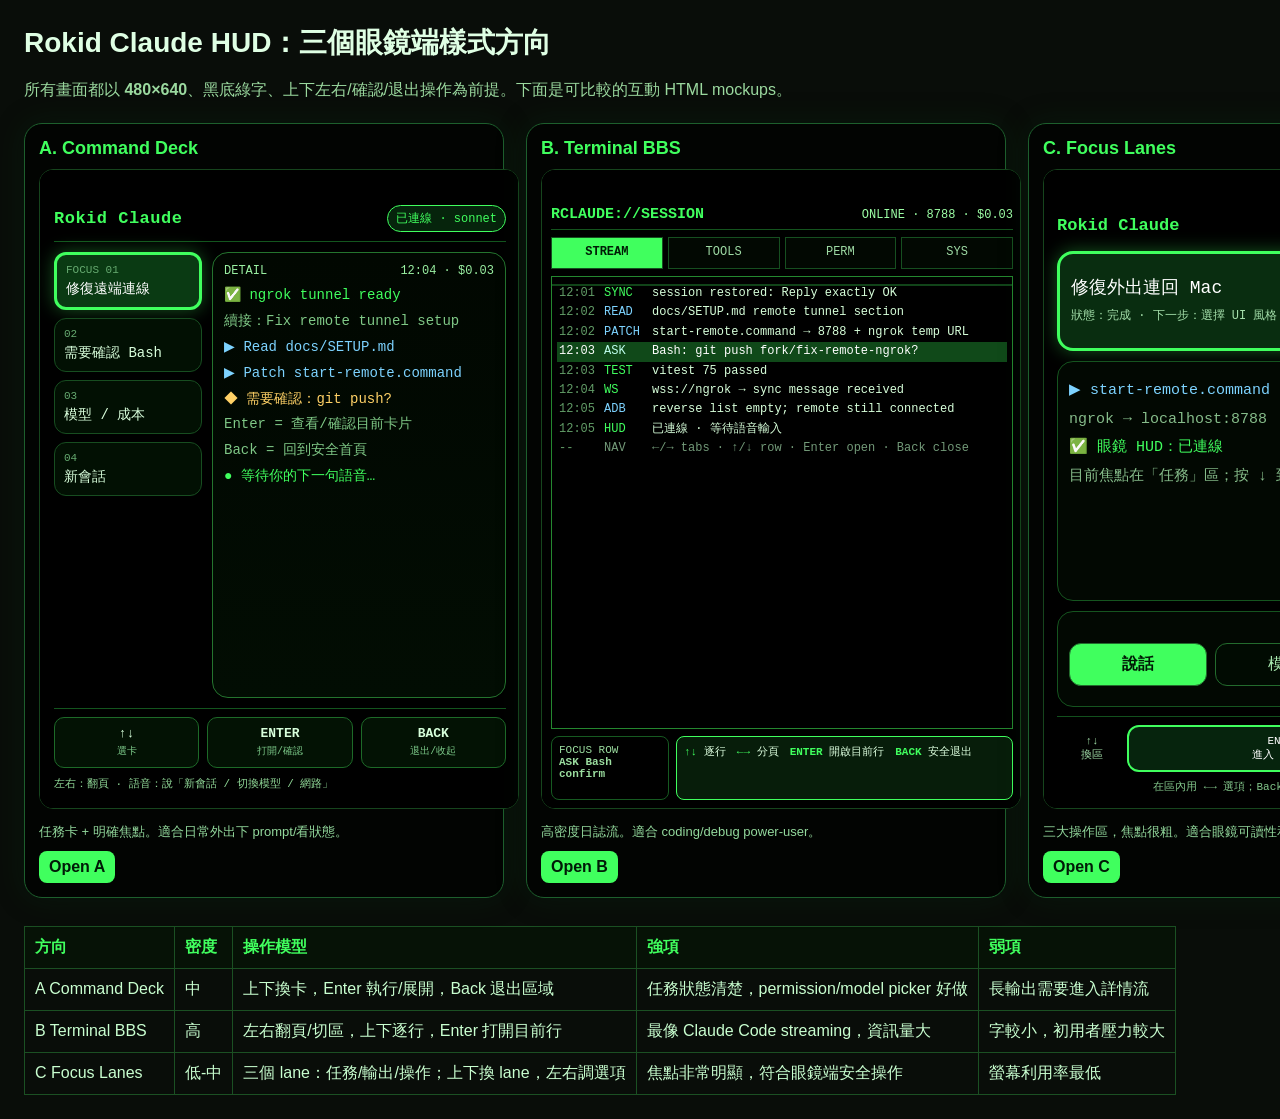
<file: sketches/claude-hud-styles/index.html>
<!doctype html>
<html lang="zh-Hant">
<head>
<meta charset="utf-8" />
<meta name="viewport" content="width=device-width, initial-scale=1" />
<title>Rokid Claude HUD style sketches</title>
<style>
*{box-sizing:border-box} body{margin:0;background:#090d09;color:#dfffe4;font-family:-apple-system,BlinkMacSystemFont,"Segoe UI",Arial,sans-serif;padding:24px} h1{font-size:28px;margin:0 0 8px} p{color:#9bd99f;line-height:1.55} .grid{display:grid;grid-template-columns:repeat(3,480px);gap:22px;align-items:start;margin-top:20px}.card{border:1px solid #1d5f2d;background:#020402;border-radius:18px;padding:14px;box-shadow:0 0 30px #003b1440}.card h2{font-size:18px;margin:0 0 10px;color:#40ff5e}.frame{width:480px;height:640px;border:1px solid #16451d;border-radius:14px;overflow:hidden;background:#000}.meta{font-size:13px;color:#93d99d;margin-top:10px}.open{display:inline-block;margin-top:10px;color:#001b07;background:#40ff5e;padding:7px 10px;border-radius:8px;text-decoration:none;font-weight:700}.compare{max-width:1480px;margin-top:28px;border-collapse:collapse}.compare th,.compare td{border:1px solid #1b5023;padding:10px;text-align:left}.compare th{color:#40ff5e;background:#061206}.compare td{color:#c9ffd0}
</style>
</head>
<body>
<h1>Rokid Claude HUD：三個眼鏡端樣式方向</h1>
<p>所有畫面都以 <b>480×640</b>、黑底綠字、上下左右/確認/退出操作為前提。下面是可比較的互動 HTML mockups。</p>
<div class="grid">
  <section class="card"><h2>A. Command Deck</h2><iframe class="frame" src="variant-a-command-deck.html"></iframe><div class="meta">任務卡 + 明確焦點。適合日常外出下 prompt/看狀態。</div><a class="open" href="variant-a-command-deck.html">Open A</a></section>
  <section class="card"><h2>B. Terminal BBS</h2><iframe class="frame" src="variant-b-terminal-bbs.html"></iframe><div class="meta">高密度日誌流。適合 coding/debug power-user。</div><a class="open" href="variant-b-terminal-bbs.html">Open B</a></section>
  <section class="card"><h2>C. Focus Lanes</h2><iframe class="frame" src="variant-c-focus-lanes.html"></iframe><div class="meta">三大操作區，焦點很粗。適合眼鏡可讀性和新手。</div><a class="open" href="variant-c-focus-lanes.html">Open C</a></section>
</div>
<table class="compare">
<tr><th>方向</th><th>密度</th><th>操作模型</th><th>強項</th><th>弱項</th></tr>
<tr><td>A Command Deck</td><td>中</td><td>上下換卡，Enter 執行/展開，Back 退出區域</td><td>任務狀態清楚，permission/model picker 好做</td><td>長輸出需要進入詳情流</td></tr>
<tr><td>B Terminal BBS</td><td>高</td><td>左右翻頁/切區，上下逐行，Enter 打開目前行</td><td>最像 Claude Code streaming，資訊量大</td><td>字較小，初用者壓力較大</td></tr>
<tr><td>C Focus Lanes</td><td>低-中</td><td>三個 lane：任務/輸出/操作；上下換 lane，左右調選項</td><td>焦點非常明顯，符合眼鏡端安全操作</td><td>螢幕利用率最低</td></tr>
</table>
</body>
</html>
</file>
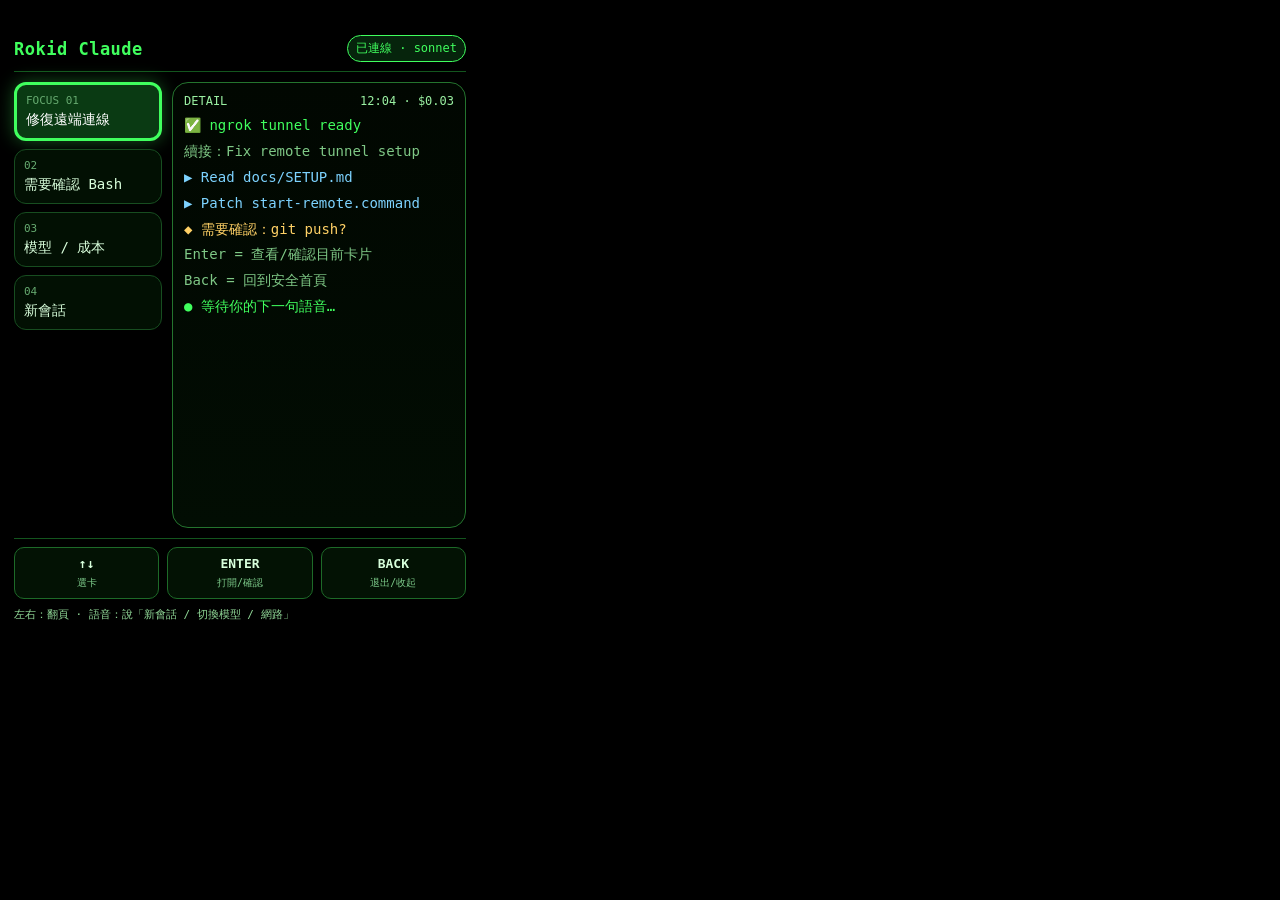
<file: sketches/claude-hud-styles/variant-a-command-deck.html>
<!doctype html><html lang="zh-Hant"><head><meta charset="utf-8"><meta name="viewport" content="width=480,height=640,initial-scale=1"><title>Command Deck</title><style>
*{box-sizing:border-box} html,body{margin:0;width:480px;height:640px;overflow:hidden;background:#000;color:#40ff5e;font-family:ui-monospace,SFMono-Regular,Menlo,Consolas,monospace}.hud{height:640px;padding:34px 14px 18px;display:grid;grid-template-rows:38px 1fr 84px;gap:10px}.top{display:flex;align-items:center;justify-content:space-between;border-bottom:1px solid #13551e;padding-bottom:8px}.brand{font-size:17px;font-weight:800;letter-spacing:.5px}.pill{font-size:12px;padding:4px 8px;border:1px solid #40ff5e;border-radius:999px;background:#06240c}.main{display:grid;grid-template-columns:148px 1fr;gap:10px;min-height:0}.cards{display:flex;flex-direction:column;gap:8px}.card{border:1px solid #174d20;border-radius:12px;padding:9px;background:#021003;color:#83d98c}.card .k{font-size:11px;color:#66aa70}.card .v{font-size:14px;margin-top:4px;color:#d9ffdc}.card.focus{background:#0a3a13;border:3px solid #40ff5e;color:#fff;box-shadow:0 0 18px #40ff5e55}.card.focus .v{color:#fff}.pane{border:1px solid #24742e;border-radius:16px;padding:11px;min-height:0;display:flex;flex-direction:column;background:linear-gradient(#010701,#020d03)}.paneHead{display:flex;justify-content:space-between;font-size:12px;color:#9af0a2;margin-bottom:8px}.stream{font-size:14px;line-height:1.35;overflow:hidden}.line{margin-bottom:7px}.dim{color:#7fc886}.ok{color:#40ff5e}.warn{color:#ffd166}.tool{color:#7dd3ff}.bottom{border-top:1px solid #13551e;padding-top:8px}.nav{display:grid;grid-template-columns:1fr 1fr 1fr;gap:8px}.key{border:1px solid #1d6a28;border-radius:10px;padding:8px;text-align:center;background:#031204}.key b{display:block;font-size:13px;color:#d7ffdb}.key span{font-size:10px;color:#7cc989}.hint{font-size:11px;color:#90d897;margin-top:8px;white-space:nowrap}.toast{position:absolute;left:78px;right:78px;bottom:104px;background:#40ff5e;color:#001b05;border-radius:10px;text-align:center;font-weight:800;padding:9px;opacity:0;transform:translateY(8px);transition:.18s}.toast.show{opacity:1;transform:translateY(0)}
</style></head><body><div class="hud"><div class="top"><div class="brand">Rokid Claude</div><div class="pill">已連線 · sonnet</div></div><div class="main"><div class="cards"><div class="card focus" data-name="任務卡"><div class="k">FOCUS 01</div><div class="v">修復遠端連線</div></div><div class="card"><div class="k">02</div><div class="v">需要確認 Bash</div></div><div class="card"><div class="k">03</div><div class="v">模型 / 成本</div></div><div class="card"><div class="k">04</div><div class="v">新會話</div></div></div><div class="pane"><div class="paneHead"><span>DETAIL</span><span>12:04 · $0.03</span></div><div class="stream"><div class="line ok">✅ ngrok tunnel ready</div><div class="line dim">續接：Fix remote tunnel setup</div><div class="line tool">▶ Read docs/SETUP.md</div><div class="line tool">▶ Patch start-remote.command</div><div class="line warn">◆ 需要確認：git push?</div><div class="line dim">Enter = 查看/確認目前卡片</div><div class="line dim">Back = 回到安全首頁</div><div class="line ok">● 等待你的下一句語音…</div></div></div></div><div class="bottom"><div class="nav"><div class="key"><b>↑↓</b><span>選卡</span></div><div class="key"><b>ENTER</b><span>打開/確認</span></div><div class="key"><b>BACK</b><span>退出/收起</span></div></div><div class="hint">左右：翻頁 · 語音：說「新會話 / 切換模型 / 網路」</div></div></div><div class="toast" id="toast">已選：任務卡</div><script>
let cards=[...document.querySelectorAll('.card')],i=0,toast=document.getElementById('toast');function focus(n){cards[i].classList.remove('focus');i=(n+cards.length)%cards.length;cards[i].classList.add('focus')}function flash(){toast.textContent='Enter：'+cards[i].dataset.name;toast.classList.add('show');setTimeout(()=>toast.classList.remove('show'),800)}document.addEventListener('keydown',e=>{if(e.key==='ArrowDown')focus(i+1);if(e.key==='ArrowUp')focus(i-1);if(e.key==='Enter')flash();if(e.key==='Escape'||e.key==='Backspace'){toast.textContent='Back：退出目前區域';toast.classList.add('show');setTimeout(()=>toast.classList.remove('show'),800)}});
</script></body></html>
</file>
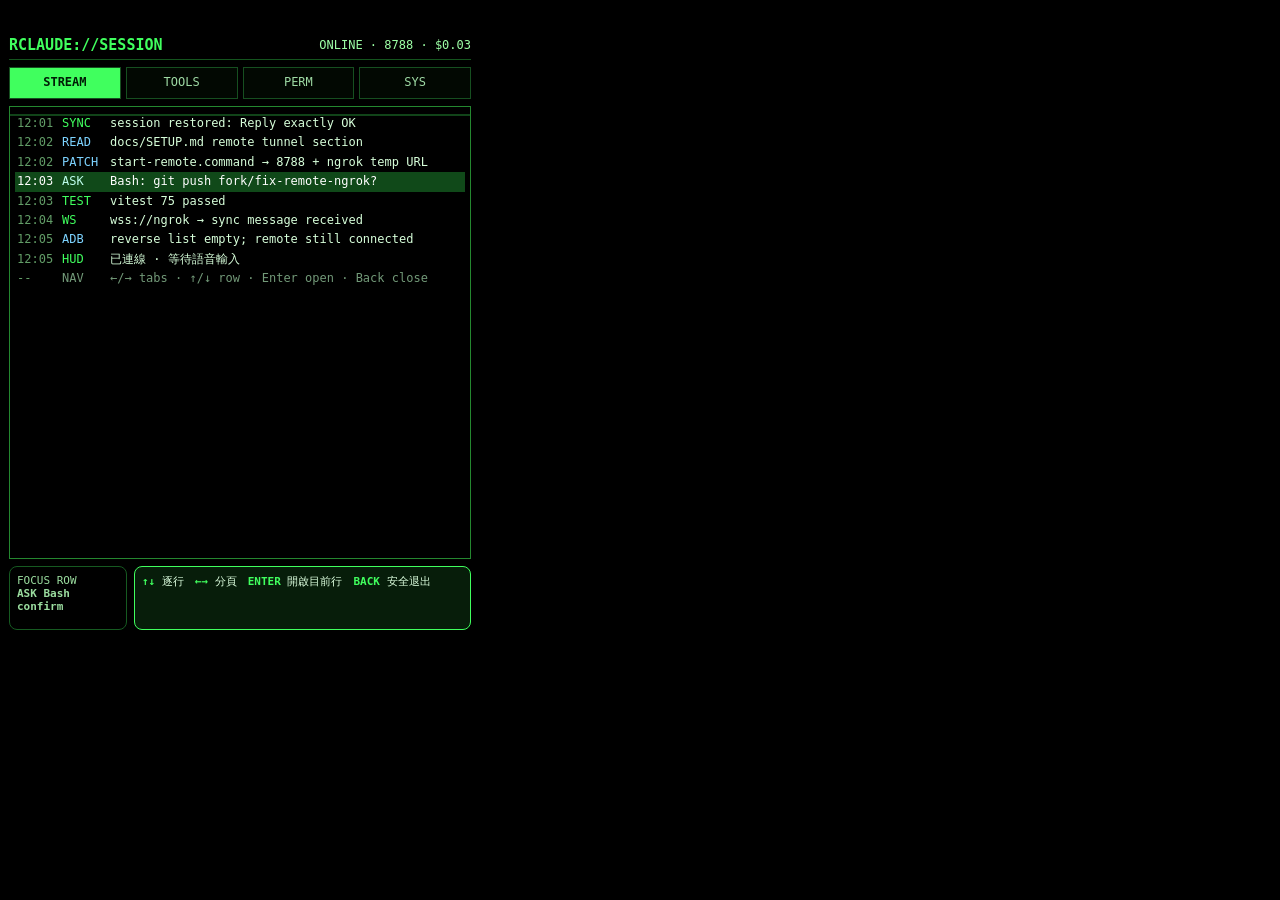
<file: sketches/claude-hud-styles/variant-b-terminal-bbs.html>
<!doctype html><html lang="zh-Hant"><head><meta charset="utf-8"><meta name="viewport" content="width=480,height=640,initial-scale=1"><title>Terminal BBS</title><style>
*{box-sizing:border-box} html,body{margin:0;width:480px;height:640px;overflow:hidden;background:#000;color:#40ff5e;font-family:ui-monospace,SFMono-Regular,Menlo,Consolas,monospace}.hud{height:640px;padding:30px 9px 10px;display:grid;grid-template-rows:30px 32px 1fr 64px;gap:7px}.title{display:flex;justify-content:space-between;align-items:center;font-size:15px;border-bottom:1px solid #14541e}.status{color:#9dffa6;font-size:12px}.tabs{display:grid;grid-template-columns:1fr 1fr 1fr 1fr;gap:5px}.tab{border:1px solid #164f20;padding:7px 4px;text-align:center;font-size:12px;color:#9edaa4;background:#020802}.tab.on{background:#40ff5e;color:#001d06;font-weight:900}.terminal{border:1px solid #24872f;background:#000;overflow:hidden;padding:7px 5px;position:relative}.scan{position:absolute;left:0;right:0;height:2px;background:#40ff5e44;animation:s 4s linear infinite}@keyframes s{0%{top:0}100%{top:100%}}table{border-collapse:collapse;width:100%;font-size:12px;line-height:1.45}td{padding:1px 2px;vertical-align:top;white-space:nowrap}.time{width:45px;color:#629d67}.type{width:48px;color:#7dd3ff}.msg{color:#d7ffda;white-space:normal}.row.focus td{background:#104919;color:#fff;outline-top:2px solid #40ff5e;outline-bottom:2px solid #40ff5e}.row.focus .type{color:#bfffee}.dim{color:#729978}.warn{color:#ffd166}.ok{color:#40ff5e}.foot{display:grid;grid-template-columns:118px 1fr;gap:7px}.mini{border:1px solid #165a21;border-radius:8px;padding:7px;font-size:11px;color:#9bdd9f}.map{border:1px solid #40ff5e;background:#071d0a;border-radius:8px;padding:7px;font-size:11px;color:#ddffdf}.map b{color:#40ff5e}.toast{position:absolute;left:35px;right:35px;bottom:72px;border:2px solid #40ff5e;background:#031805;padding:10px;color:#fff;text-align:center;font-size:13px;display:none}.toast.show{display:block}
</style></head><body><div class="hud"><div class="title"><b>RCLAUDE://SESSION</b><span class="status">ONLINE · 8788 · $0.03</span></div><div class="tabs"><div class="tab on">STREAM</div><div class="tab">TOOLS</div><div class="tab">PERM</div><div class="tab">SYS</div></div><div class="terminal"><div class="scan"></div><table><tbody id="rows"><tr class="row"><td class="time">12:01</td><td class="type ok">SYNC</td><td class="msg">session restored: Reply exactly OK</td></tr><tr class="row"><td class="time">12:02</td><td class="type">READ</td><td class="msg">docs/SETUP.md remote tunnel section</td></tr><tr class="row"><td class="time">12:02</td><td class="type">PATCH</td><td class="msg">start-remote.command → 8788 + ngrok temp URL</td></tr><tr class="row focus"><td class="time">12:03</td><td class="type warn">ASK</td><td class="msg">Bash: git push fork/fix-remote-ngrok?</td></tr><tr class="row"><td class="time">12:03</td><td class="type ok">TEST</td><td class="msg">vitest 75 passed</td></tr><tr class="row"><td class="time">12:04</td><td class="type ok">WS</td><td class="msg">wss://ngrok → sync message received</td></tr><tr class="row"><td class="time">12:05</td><td class="type">ADB</td><td class="msg">reverse list empty; remote still connected</td></tr><tr class="row"><td class="time">12:05</td><td class="type ok">HUD</td><td class="msg">已連線 · 等待語音輸入</td></tr><tr class="row"><td class="time">--</td><td class="type dim">NAV</td><td class="msg dim">←/→ tabs · ↑/↓ row · Enter open · Back close</td></tr></tbody></table></div><div class="foot"><div class="mini">FOCUS ROW<br><b id="focusName">ASK Bash confirm</b></div><div class="map"><b>↑↓</b> 逐行　<b>←→</b> 分頁　<b>ENTER</b> 開啟目前行　<b>BACK</b> 安全退出</div></div></div><div class="toast" id="toast">打開目前日誌行</div><script>
let rows=[...document.querySelectorAll('.row')],i=3,toast=document.getElementById('toast');function f(n){rows[i].classList.remove('focus');i=(n+rows.length)%rows.length;rows[i].classList.add('focus');document.getElementById('focusName').textContent=rows[i].innerText.replace(/\s+/g,' ').slice(6,28)}function pop(t){toast.textContent=t;toast.classList.add('show');setTimeout(()=>toast.classList.remove('show'),750)}document.addEventListener('keydown',e=>{if(e.key==='ArrowDown')f(i+1);if(e.key==='ArrowUp')f(i-1);if(e.key==='ArrowLeft'||e.key==='ArrowRight')pop('切換分頁');if(e.key==='Enter')pop('打開：'+rows[i].innerText.replace(/\s+/g,' ').slice(6,36));if(e.key==='Escape'||e.key==='Backspace')pop('Back：收起詳情')});
</script></body></html>
</file>
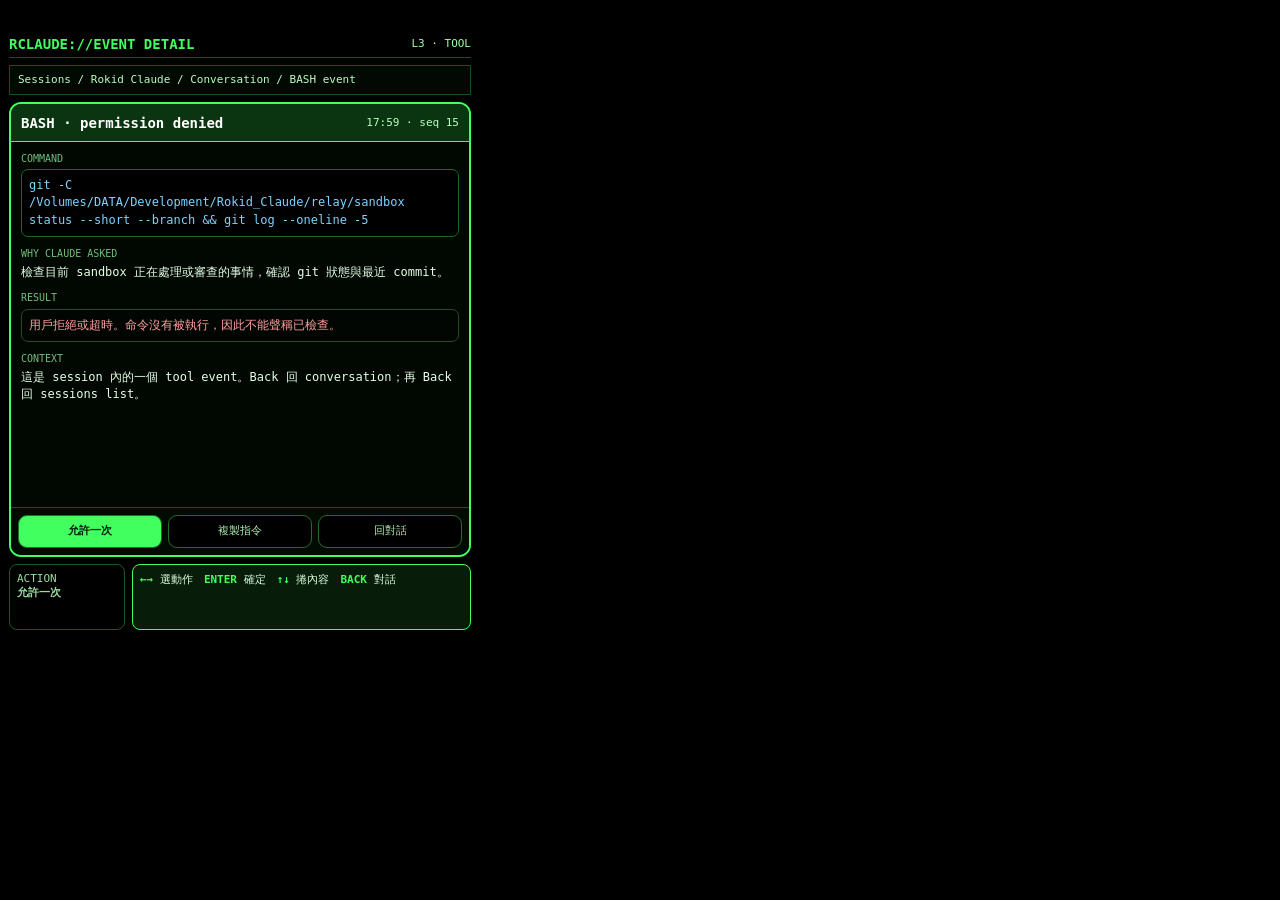
<file: sketches/claude-hud-styles/variant-b2-event-detail.html>
<!doctype html><html lang="zh-Hant"><head><meta charset="utf-8"><meta name="viewport" content="width=480,height=640,initial-scale=1"><title>Event Detail</title><style>
*{box-sizing:border-box}html,body{margin:0;width:480px;height:640px;overflow:hidden;background:#000;color:#40ff5e;font-family:ui-monospace,SFMono-Regular,Menlo,Consolas,monospace}.hud{height:640px;padding:30px 9px 10px;display:grid;grid-template-rows:28px 30px 1fr 66px;gap:7px}.top{display:flex;justify-content:space-between;align-items:center;font-size:14px;border-bottom:1px solid #14541e}.status{font-size:11px;color:#9dffa6}.crumb{border:1px solid #164f20;background:#020802;padding:7px 8px;font-size:11px;color:#b9ffc0;white-space:nowrap;overflow:hidden;text-overflow:ellipsis}.panel{border:2px solid #40ff5e;background:#010701;border-radius:12px;overflow:hidden;display:grid;grid-template-rows:38px 1fr 48px}.head{display:flex;justify-content:space-between;align-items:center;background:#0b3511;border-bottom:1px solid #40ff5e;padding:8px 10px}.head b{font-size:14px;color:#fff}.head span{font-size:11px;color:#baffc1}.body{padding:10px;overflow:hidden;font-size:12px;line-height:1.43}.sec{margin-bottom:10px}.k{color:#71be79;font-size:10px;margin-bottom:3px}.v{color:#e6ffe8}.cmd{border:1px solid #1b6726;background:#000;padding:7px;border-radius:7px;color:#7dd3ff;white-space:normal}.out{border:1px solid #204b25;background:#020602;padding:7px;border-radius:7px;color:#ff9e9e}.actions{display:grid;grid-template-columns:1fr 1fr 1fr;gap:6px;border-top:1px solid #174f20;padding:7px;background:#010b02}.btn{border:1px solid #236b2d;border-radius:9px;text-align:center;padding:7px 3px;background:#000;color:#a9ebb0;font-size:11px}.btn.focus{background:#40ff5e;color:#001a05;font-weight:900}.foot{display:grid;grid-template-columns:116px 1fr;gap:7px}.mini{border:1px solid #165a21;border-radius:8px;padding:7px;font-size:11px;color:#9bdd9f}.map{border:1px solid #40ff5e;background:#071d0a;border-radius:8px;padding:7px;font-size:11px;color:#ddffdf}.map b{color:#40ff5e}.toast{position:absolute;left:35px;right:35px;bottom:72px;border:2px solid #40ff5e;background:#031805;padding:10px;color:#fff;text-align:center;font-size:13px;display:none}.toast.show{display:block}
</style></head><body><div class="hud"><div class="top"><b>RCLAUDE://EVENT DETAIL</b><span class="status">L3 · TOOL</span></div><div class="crumb">Sessions / Rokid Claude / Conversation / BASH event</div><div class="panel"><div class="head"><b>BASH · permission denied</b><span>17:59 · seq 15</span></div><div class="body"><div class="sec"><div class="k">COMMAND</div><div class="cmd">git -C /Volumes/DATA/Development/Rokid_Claude/relay/sandbox status --short --branch && git log --oneline -5</div></div><div class="sec"><div class="k">WHY CLAUDE ASKED</div><div class="v">檢查目前 sandbox 正在處理或審查的事情，確認 git 狀態與最近 commit。</div></div><div class="sec"><div class="k">RESULT</div><div class="out">用戶拒絕或超時。命令沒有被執行，因此不能聲稱已檢查。</div></div><div class="sec"><div class="k">CONTEXT</div><div class="v">這是 session 內的一個 tool event。Back 回 conversation；再 Back 回 sessions list。</div></div></div><div class="actions"><div class="btn focus">允許一次</div><div class="btn">複製指令</div><div class="btn">回對話</div></div></div><div class="foot"><div class="mini">ACTION<br><b id="focusName">允許一次</b></div><div class="map"><b>←→</b> 選動作　<b>ENTER</b> 確定　<b>↑↓</b> 捲內容　<b>BACK</b> 對話</div></div></div><div class="toast" id="toast">Confirm action</div><script>
let btns=[...document.querySelectorAll('.btn')],i=0,toast=document.getElementById('toast');function focus(n){btns[i].classList.remove('focus');i=(n+btns.length)%btns.length;btns[i].classList.add('focus');document.getElementById('focusName').textContent=btns[i].textContent}function pop(t){toast.textContent=t;toast.classList.add('show');setTimeout(()=>toast.classList.remove('show'),750)}document.addEventListener('keydown',e=>{if(e.key==='ArrowRight')focus(i+1);if(e.key==='ArrowLeft')focus(i-1);if(e.key==='ArrowDown'||e.key==='ArrowUp')pop('捲動詳細內容');if(e.key==='Enter')pop('執行：'+btns[i].textContent);if(e.key==='Escape'||e.key==='Backspace')pop('Back：回 Conversation')});
</script></body></html>
</file>
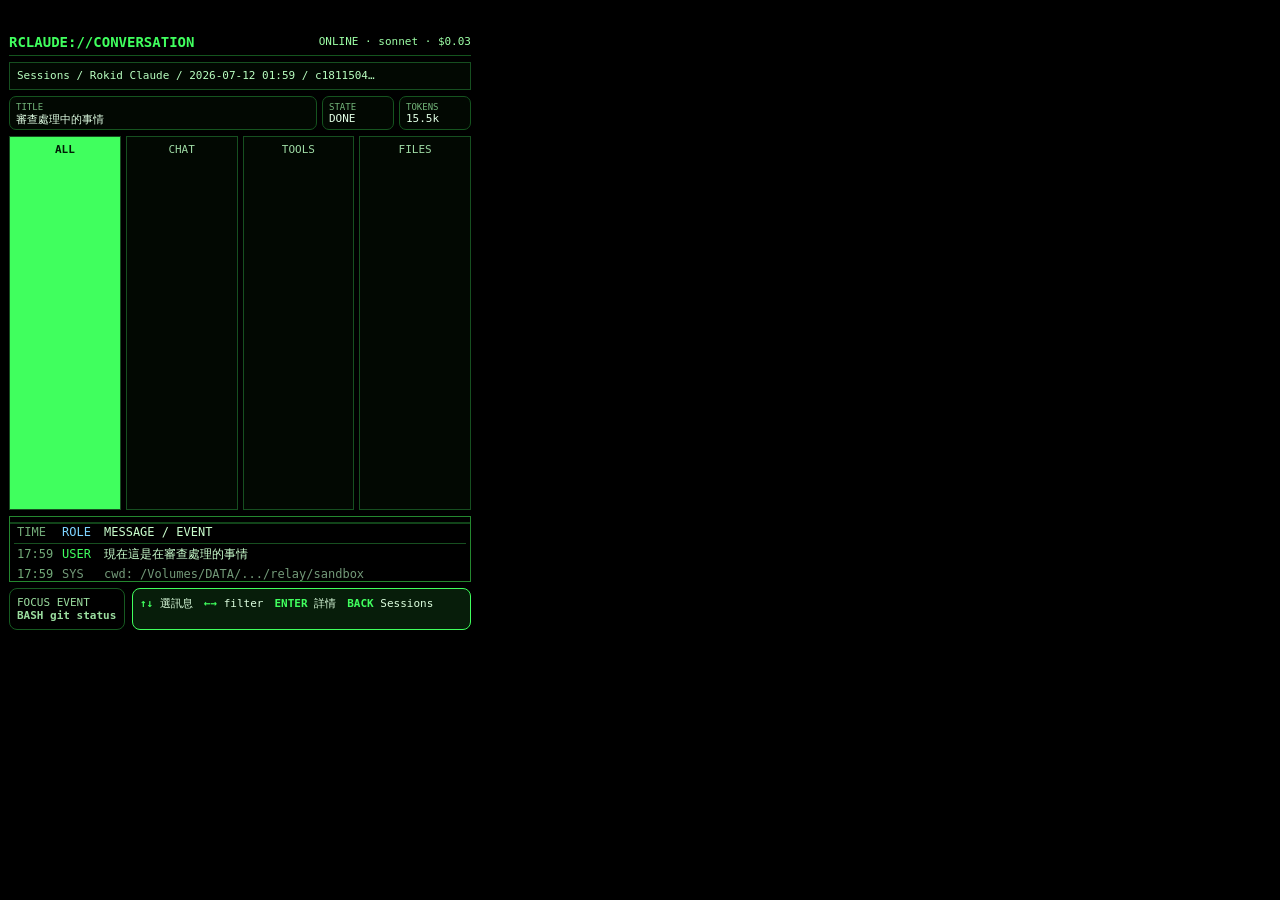
<file: sketches/claude-hud-styles/variant-b2-session-opened.html>
<!doctype html><html lang="zh-Hant"><head><meta charset="utf-8"><meta name="viewport" content="width=480,height=640,initial-scale=1"><title>Session Opened</title><style>
*{box-sizing:border-box}html,body{margin:0;width:480px;height:640px;overflow:hidden;background:#000;color:#40ff5e;font-family:ui-monospace,SFMono-Regular,Menlo,Consolas,monospace}.hud{height:640px;padding:28px 9px 10px;display:grid;grid-template-rows:28px 28px 34px 1fr 66px;gap:6px}.top{display:flex;justify-content:space-between;align-items:center;font-size:14px;border-bottom:1px solid #14541e}.status{font-size:11px;color:#9dffa6}.crumb{border:1px solid #164f20;background:#020802;padding:6px 7px;font-size:11px;color:#b9ffc0;white-space:nowrap;overflow:hidden;text-overflow:ellipsis}.summary{display:grid;grid-template-columns:1fr 72px 72px;gap:5px}.box{border:1px solid #15541f;background:#020802;border-radius:7px;padding:5px 6px;overflow:hidden}.box .k{font-size:9px;color:#74b77b}.box .v{font-size:11px;color:#e1ffe5;white-space:nowrap;overflow:hidden;text-overflow:ellipsis}.tabs{display:grid;grid-template-columns:1fr 1fr 1fr 1fr;gap:5px}.tab{border:1px solid #164f20;padding:6px 3px;text-align:center;font-size:11px;color:#9edaa4;background:#020802}.tab.on{background:#40ff5e;color:#001d06;font-weight:900}.terminal{border:1px solid #24872f;background:#000;overflow:hidden;padding:5px 4px;position:relative}.scan{position:absolute;left:0;right:0;height:2px;background:#40ff5e44;animation:s 4s linear infinite}@keyframes s{0%{top:0}100%{top:100%}}table{border-collapse:collapse;width:100%;font-size:12px;line-height:1.38}td,th{padding:2px 3px;vertical-align:top;text-align:left}th{color:#75c97d;border-bottom:1px solid #174f20;font-weight:500;white-space:nowrap}.time{width:45px;color:#72aa78;white-space:nowrap}.role{width:42px;color:#7dd3ff;white-space:nowrap}.msg{color:#caffce}.row.focus td{background:#104919;color:#fff;box-shadow:inset 0 2px 0 #40ff5e,inset 0 -2px 0 #40ff5e}.user{color:#40ff5e}.ai{color:#d9ffdd}.tool{color:#7dd3ff}.deny{color:#ff6b6b}.dim{color:#729978}.foot{display:grid;grid-template-columns:116px 1fr;gap:7px}.mini{border:1px solid #165a21;border-radius:8px;padding:7px;font-size:11px;color:#9bdd9f}.map{border:1px solid #40ff5e;background:#071d0a;border-radius:8px;padding:7px;font-size:11px;color:#ddffdf}.map b{color:#40ff5e}.side{position:absolute;right:8px;top:157px;width:96px;border:1px solid #1b6827;background:#020b03cc;border-radius:9px;padding:6px;font-size:10px;color:#98d99e}.side b{display:block;color:#40ff5e;margin-bottom:4px}.toast{position:absolute;left:35px;right:35px;bottom:72px;border:2px solid #40ff5e;background:#031805;padding:10px;color:#fff;text-align:center;font-size:13px;display:none}.toast.show{display:block}
</style></head><body><div class="hud"><div class="top"><b>RCLAUDE://CONVERSATION</b><span class="status">ONLINE · sonnet · $0.03</span></div><div class="crumb">Sessions / Rokid Claude / 2026-07-12 01:59 / c1811504…</div><div class="summary"><div class="box"><div class="k">TITLE</div><div class="v">審查處理中的事情</div></div><div class="box"><div class="k">STATE</div><div class="v">DONE</div></div><div class="box"><div class="k">TOKENS</div><div class="v">15.5k</div></div></div><div class="tabs"><div class="tab on">ALL</div><div class="tab">CHAT</div><div class="tab">TOOLS</div><div class="tab">FILES</div></div><div class="terminal"><div class="scan"></div><table><thead><tr><th class="time">TIME</th><th class="role">ROLE</th><th class="msg">MESSAGE / EVENT</th></tr></thead><tbody id="rows"><tr class="row"><td class="time">17:59</td><td class="role user">USER</td><td class="msg">現在這是在審查處理的事情</td></tr><tr class="row"><td class="time">17:59</td><td class="role dim">SYS</td><td class="msg dim">cwd: /Volumes/DATA/.../relay/sandbox</td></tr><tr class="row focus"><td class="time">17:59</td><td class="role tool">BASH</td><td class="msg">git status + recent commits</td></tr><tr class="row"><td class="time">17:59</td><td class="role deny">DENY</td><td class="msg">用戶拒絕或超時；沒有執行命令</td></tr><tr class="row"><td class="time">17:59</td><td class="role ai">AI</td><td class="msg">請補充背景，我再繼續。</td></tr><tr class="row"><td class="time">17:59</td><td class="role dim">STOP</td><td class="msg dim">hooks completed / notification cleared</td></tr><tr class="row"><td class="time">--</td><td class="role dim">NAV</td><td class="msg dim">Enter = 展開目前事件；Back = 回 Sessions</td></tr></tbody></table><div class="side"><b>DETAIL PREVIEW</b>目前選中 BASH event。Enter 進 L3 可看完整 command、stdout/stderr、permission。</div></div><div class="foot"><div class="mini">FOCUS EVENT<br><b id="focusName">BASH git status</b></div><div class="map"><b>↑↓</b> 選訊息　<b>←→</b> filter　<b>ENTER</b> 詳情　<b>BACK</b> Sessions</div></div></div><div class="toast" id="toast">Open event detail</div><script>
let rows=[...document.querySelectorAll('.row')],i=2,toast=document.getElementById('toast'),tabs=[...document.querySelectorAll('.tab')],tab=0;function focus(n){rows[i].classList.remove('focus');i=(n+rows.length)%rows.length;rows[i].classList.add('focus');document.getElementById('focusName').textContent=rows[i].innerText.replace(/\s+/g,' ').slice(6,32)}function pop(t){toast.textContent=t;toast.classList.add('show');setTimeout(()=>toast.classList.remove('show'),750)}function movetab(d){tabs[tab].classList.remove('on');tab=(tab+d+tabs.length)%tabs.length;tabs[tab].classList.add('on');pop('Filter: '+tabs[tab].textContent)}document.addEventListener('keydown',e=>{if(e.key==='ArrowDown')focus(i+1);if(e.key==='ArrowUp')focus(i-1);if(e.key==='ArrowRight')movetab(1);if(e.key==='ArrowLeft')movetab(-1);if(e.key==='Enter')pop('L3：展開目前 event 詳情');if(e.key==='Escape'||e.key==='Backspace')pop('Back：回 Sessions List')});
</script></body></html>
</file>
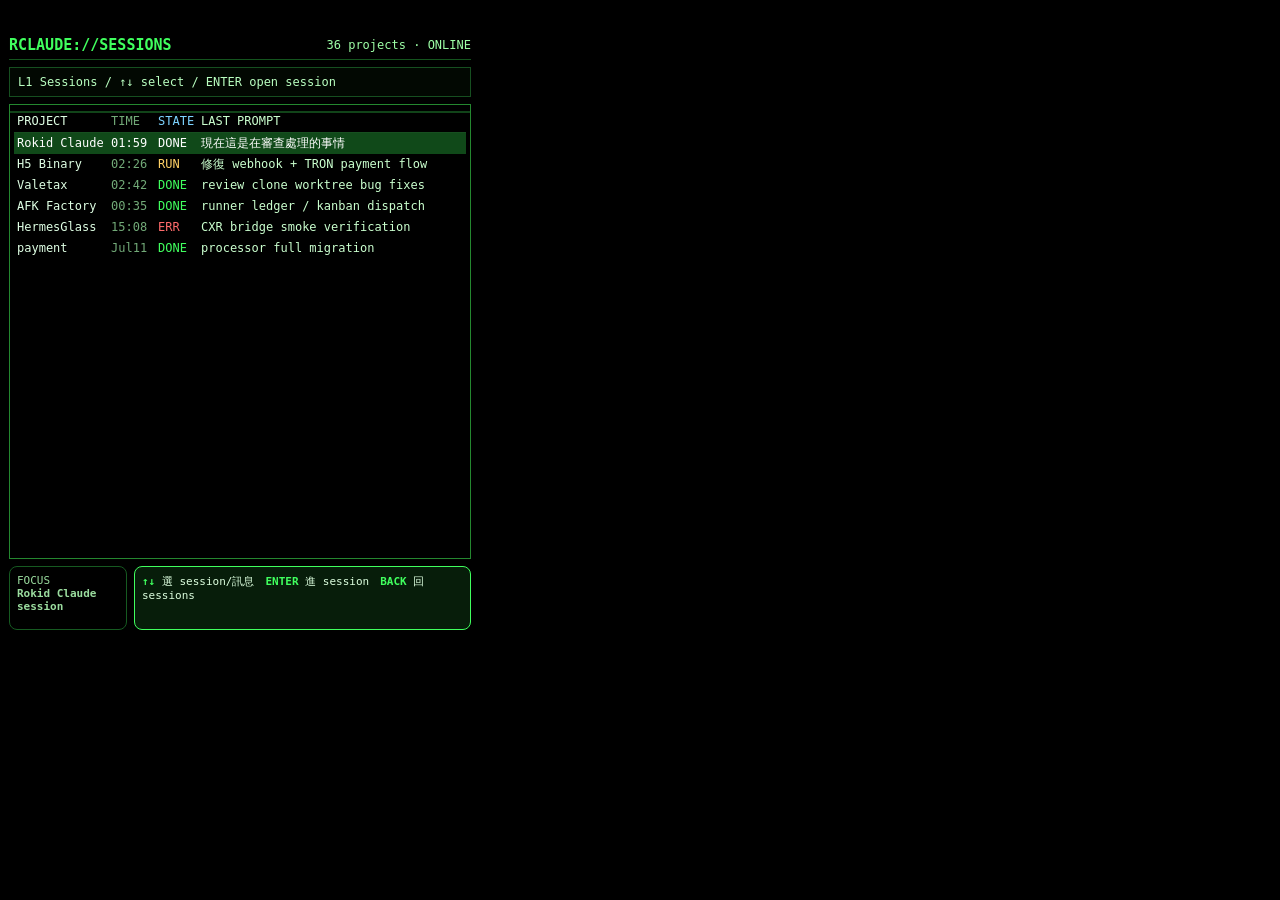
<file: sketches/claude-hud-styles/variant-b2-sessions-first.html>
<!doctype html><html lang="zh-Hant"><head><meta charset="utf-8"><meta name="viewport" content="width=480,height=640,initial-scale=1"><title>Terminal BBS Sessions</title><style>
*{box-sizing:border-box}html,body{margin:0;width:480px;height:640px;overflow:hidden;background:#000;color:#40ff5e;font-family:ui-monospace,SFMono-Regular,Menlo,Consolas,monospace}.hud{height:640px;padding:30px 9px 10px;display:grid;grid-template-rows:30px 30px 1fr 64px;gap:7px}.title{display:flex;justify-content:space-between;align-items:center;font-size:15px;border-bottom:1px solid #14541e}.status{color:#9dffa6;font-size:12px}.crumb{border:1px solid #164f20;background:#020802;padding:7px 8px;font-size:12px;color:#b9ffc0;white-space:nowrap;overflow:hidden}.terminal{border:1px solid #24872f;background:#000;overflow:hidden;padding:6px 4px;position:relative}.scan{position:absolute;left:0;right:0;height:2px;background:#40ff5e44;animation:s 4s linear infinite}@keyframes s{0%{top:0}100%{top:100%}}table{border-collapse:collapse;width:100%;font-size:12px;line-height:1.42}td,th{padding:2px 3px;vertical-align:top;white-space:nowrap;text-align:left}th{color:#75c97d;border-bottom:1px solid #174f20;font-weight:500}.project{width:94px;color:#dfffe4;overflow:hidden;text-overflow:ellipsis}.time{width:47px;color:#72aa78}.state{width:43px;color:#7dd3ff}.msg{color:#caffce;white-space:normal}.row.focus td{background:#104919;color:#fff;outline-top:2px solid #40ff5e;outline-bottom:2px solid #40ff5e}.done{color:#40ff5e}.run{color:#ffd166}.err{color:#ff6b6b}.dim{color:#729978}.foot{display:grid;grid-template-columns:118px 1fr;gap:7px}.mini{border:1px solid #165a21;border-radius:8px;padding:7px;font-size:11px;color:#9bdd9f}.map{border:1px solid #40ff5e;background:#071d0a;border-radius:8px;padding:7px;font-size:11px;color:#ddffdf}.map b{color:#40ff5e}.toast{position:absolute;left:35px;right:35px;bottom:72px;border:2px solid #40ff5e;background:#031805;padding:10px;color:#fff;text-align:center;font-size:13px;display:none}.toast.show{display:block}.detail .sessions{display:none}.detail .conversation{display:table-row-group}.sessions{display:table-row-group}.conversation{display:none}
</style></head><body><div class="hud"><div class="title"><b>RCLAUDE://SESSIONS</b><span class="status">36 projects · ONLINE</span></div><div class="crumb" id="crumb">L1 Sessions / ↑↓ select / ENTER open session</div><div class="terminal"><div class="scan"></div><table><thead id="head"><tr><th class="project">PROJECT</th><th class="time">TIME</th><th class="state">STATE</th><th class="msg">LAST PROMPT</th></tr></thead><tbody class="sessions" id="sessions"><tr class="row focus"><td class="project">Rokid Claude</td><td class="time">01:59</td><td class="state done">DONE</td><td class="msg">現在這是在審查處理的事情</td></tr><tr class="row"><td class="project">H5 Binary</td><td class="time">02:26</td><td class="state run">RUN</td><td class="msg">修復 webhook + TRON payment flow</td></tr><tr class="row"><td class="project">Valetax</td><td class="time">02:42</td><td class="state done">DONE</td><td class="msg">review clone worktree bug fixes</td></tr><tr class="row"><td class="project">AFK Factory</td><td class="time">00:35</td><td class="state done">DONE</td><td class="msg">runner ledger / kanban dispatch</td></tr><tr class="row"><td class="project">HermesGlass</td><td class="time">15:08</td><td class="state err">ERR</td><td class="msg">CXR bridge smoke verification</td></tr><tr class="row"><td class="project">payment</td><td class="time">Jul11</td><td class="state done">DONE</td><td class="msg">processor full migration</td></tr></tbody><tbody class="conversation" id="conv"><tr class="row focus"><td class="time">17:59</td><td class="state">USER</td><td colspan="2" class="msg">現在這是在審查處理的事情</td></tr><tr class="row"><td class="time">17:59</td><td class="state">SYS</td><td colspan="2" class="msg dim">sessionId c1811504… cwd relay/sandbox</td></tr><tr class="row"><td class="time">17:59</td><td class="state">TOOL</td><td colspan="2" class="msg">Bash git status requested</td></tr><tr class="row"><td class="time">17:59</td><td class="state err">DENY</td><td colspan="2" class="msg">用戶拒絕或超時</td></tr><tr class="row"><td class="time">17:59</td><td class="state">AI</td><td colspan="2" class="msg">請補充背景，我再繼續。</td></tr></tbody></table></div><div class="foot"><div class="mini">FOCUS<br><b id="focusName">Rokid Claude session</b></div><div class="map"><b>↑↓</b> 選 session/訊息　<b>ENTER</b> 進 session　<b>BACK</b> 回 sessions</div></div></div><div class="toast" id="toast">Open Session</div><script>
let detail=false;let rows=()=>[...document.querySelectorAll((detail?'#conv':'#sessions')+' .row')];let i=0,toast=document.getElementById('toast'),crumb=document.getElementById('crumb'),head=document.getElementById('head');function setFocus(n){let r=rows();r[i]?.classList.remove('focus');i=(n+r.length)%r.length;r[i].classList.add('focus');document.getElementById('focusName').textContent=r[i].innerText.replace(/\s+/g,' ').slice(0,28)}function pop(t){toast.textContent=t;toast.classList.add('show');setTimeout(()=>toast.classList.remove('show'),750)}function openSession(){if(detail){pop('打開訊息詳情')}else{detail=true;document.body.classList.add('detail');head.innerHTML='<tr><th class="time">TIME</th><th class="state">ROLE</th><th class="msg" colspan="2">MESSAGE</th></tr>';crumb.textContent='L2 Conversation / Back returns to Sessions';i=0;setFocus(0);pop('進入 session 對話')}}function back(){if(detail){document.body.classList.remove('detail');detail=false;head.innerHTML='<tr><th class="project">PROJECT</th><th class="time">TIME</th><th class="state">STATE</th><th class="msg">LAST PROMPT</th></tr>';crumb.textContent='L1 Sessions / ↑↓ select / ENTER open session';i=0;setFocus(0);pop('回 Sessions')}else pop('退出 App / 安全層')}document.addEventListener('keydown',e=>{if(e.key==='ArrowDown')setFocus(i+1);if(e.key==='ArrowUp')setFocus(i-1);if(e.key==='Enter')openSession();if(e.key==='Escape'||e.key==='Backspace')back()});
</script></body></html>
</file>
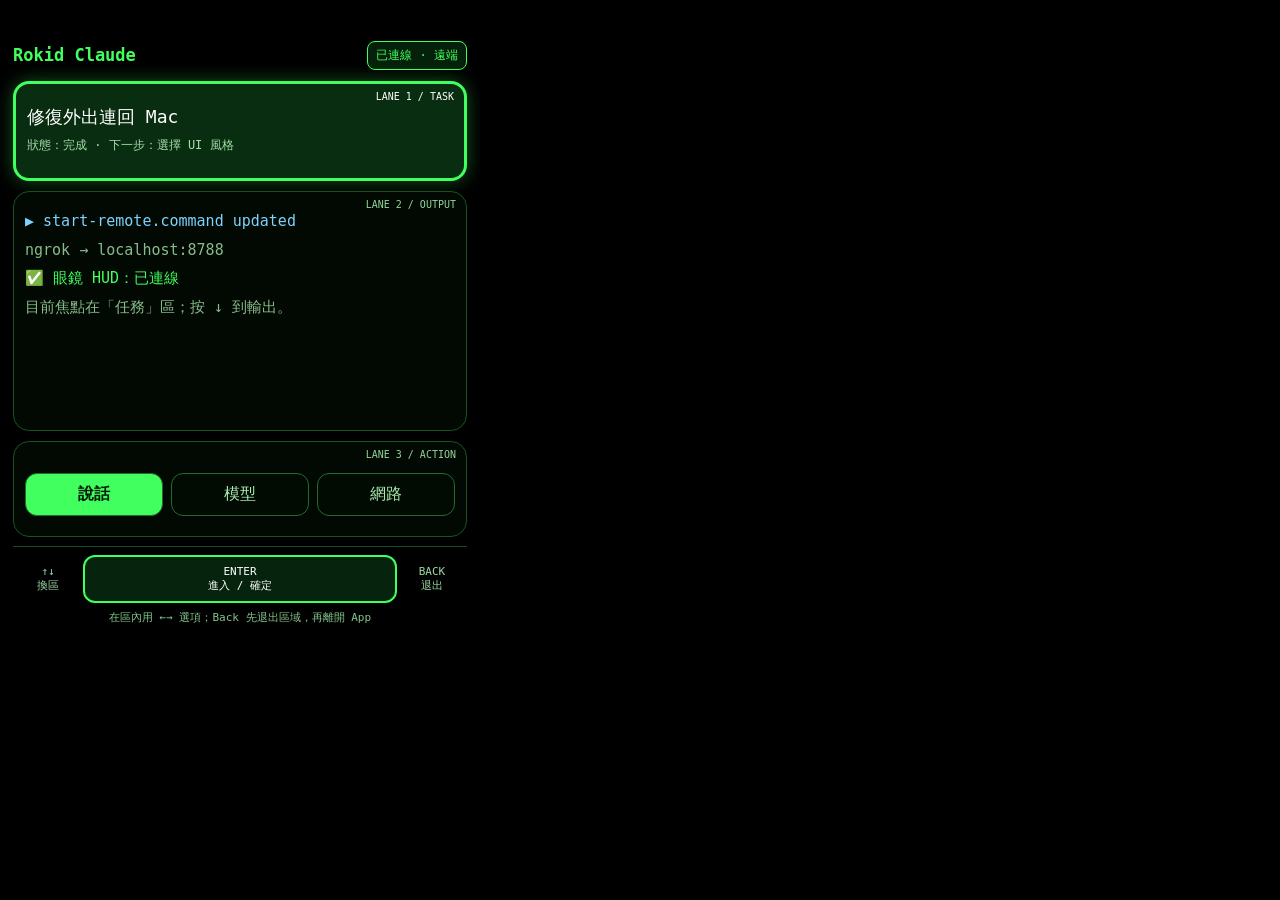
<file: sketches/claude-hud-styles/variant-c-focus-lanes.html>
<!doctype html><html lang="zh-Hant"><head><meta charset="utf-8"><meta name="viewport" content="width=480,height=640,initial-scale=1"><title>Focus Lanes</title><style>
*{box-sizing:border-box} html,body{margin:0;width:480px;height:640px;overflow:hidden;background:#000;color:#40ff5e;font-family:ui-monospace,SFMono-Regular,Menlo,Consolas,monospace}.hud{height:640px;padding:38px 13px 14px;display:grid;grid-template-rows:34px 1fr 80px;gap:9px}.top{display:flex;justify-content:space-between;align-items:center}.logo{font-weight:900;font-size:17px}.conn{font-size:12px;border:1px solid #40ff5e;border-radius:8px;padding:5px 8px;background:#06210b}.lanes{display:grid;grid-template-rows:100px 1fr 96px;gap:10px;min-height:0}.lane{border:1px solid #15541f;border-radius:16px;padding:11px;background:#020802;position:relative;overflow:hidden}.lane.focus{border:3px solid #40ff5e;background:#092d10;box-shadow:0 0 18px #40ff5e55}.label{position:absolute;top:7px;right:10px;font-size:10px;color:#91d799}.lane.focus .label{color:#fff}.taskTitle{font-size:18px;color:#fff;margin-top:10px}.taskSub{font-size:12px;color:#a4dfaa;margin-top:8px}.output{font-size:15px;line-height:1.38;padding-top:8px}.line{margin-bottom:8px}.muted{color:#86bc8a}.tool{color:#7dd3ff}.actions{display:grid;grid-template-columns:1fr 1fr 1fr;gap:8px;margin-top:20px}.btn{border:1px solid #236b2d;border-radius:12px;text-align:center;padding:10px 4px;background:#010b02;color:#a9ebb0}.btn.sel{background:#40ff5e;color:#001a05;font-weight:900}.bottom{border-top:1px solid #12501d;padding-top:8px}.pad{display:grid;grid-template-columns:70px 1fr 70px;align-items:center;text-align:center;font-size:11px;color:#9edaa5}.enter{border:2px solid #40ff5e;border-radius:12px;padding:8px;color:#fff;background:#06240d}.hint{margin-top:7px;font-size:11px;color:#82c68a;text-align:center}.toast{position:absolute;left:48px;right:48px;bottom:96px;background:#40ff5e;color:#001805;border-radius:12px;padding:10px;text-align:center;font-weight:900;opacity:0;transition:.18s}.toast.show{opacity:1}
</style></head><body><div class="hud"><div class="top"><div class="logo">Rokid Claude</div><div class="conn">已連線 · 遠端</div></div><div class="lanes"><section class="lane focus" data-name="任務"><div class="label">LANE 1 / TASK</div><div class="taskTitle">修復外出連回 Mac</div><div class="taskSub">狀態：完成 · 下一步：選擇 UI 風格</div></section><section class="lane" data-name="輸出"><div class="label">LANE 2 / OUTPUT</div><div class="output"><div class="line tool">▶ start-remote.command updated</div><div class="line muted">ngrok → localhost:8788</div><div class="line">✅ 眼鏡 HUD：已連線</div><div class="line muted">目前焦點在「任務」區；按 ↓ 到輸出。</div></div></section><section class="lane" data-name="操作"><div class="label">LANE 3 / ACTION</div><div class="actions"><div class="btn sel">說話</div><div class="btn">模型</div><div class="btn">網路</div></div></section></div><div class="bottom"><div class="pad"><div>↑↓<br>換區</div><div class="enter">ENTER<br>進入 / 確定</div><div>BACK<br>退出</div></div><div class="hint">在區內用 ←→ 選項；Back 先退出區域，再離開 App</div></div></div><div class="toast" id="toast">進入：任務</div><script>
let lanes=[...document.querySelectorAll('.lane')],i=0,toast=document.getElementById('toast');function f(n){lanes[i].classList.remove('focus');i=(n+lanes.length)%lanes.length;lanes[i].classList.add('focus')}function pop(t){toast.textContent=t;toast.classList.add('show');setTimeout(()=>toast.classList.remove('show'),800)}document.addEventListener('keydown',e=>{if(e.key==='ArrowDown')f(i+1);if(e.key==='ArrowUp')f(i-1);if(e.key==='ArrowLeft'||e.key==='ArrowRight'){document.querySelectorAll('.btn').forEach((b,n)=>b.classList.toggle('sel',n==((Date.now()/800|0)%3)));pop('左右：切換目前區選項')}if(e.key==='Enter')pop('進入：'+lanes[i].dataset.name);if(e.key==='Escape'||e.key==='Backspace')pop('Back：退出 '+lanes[i].dataset.name)});
</script></body></html>
</file>
